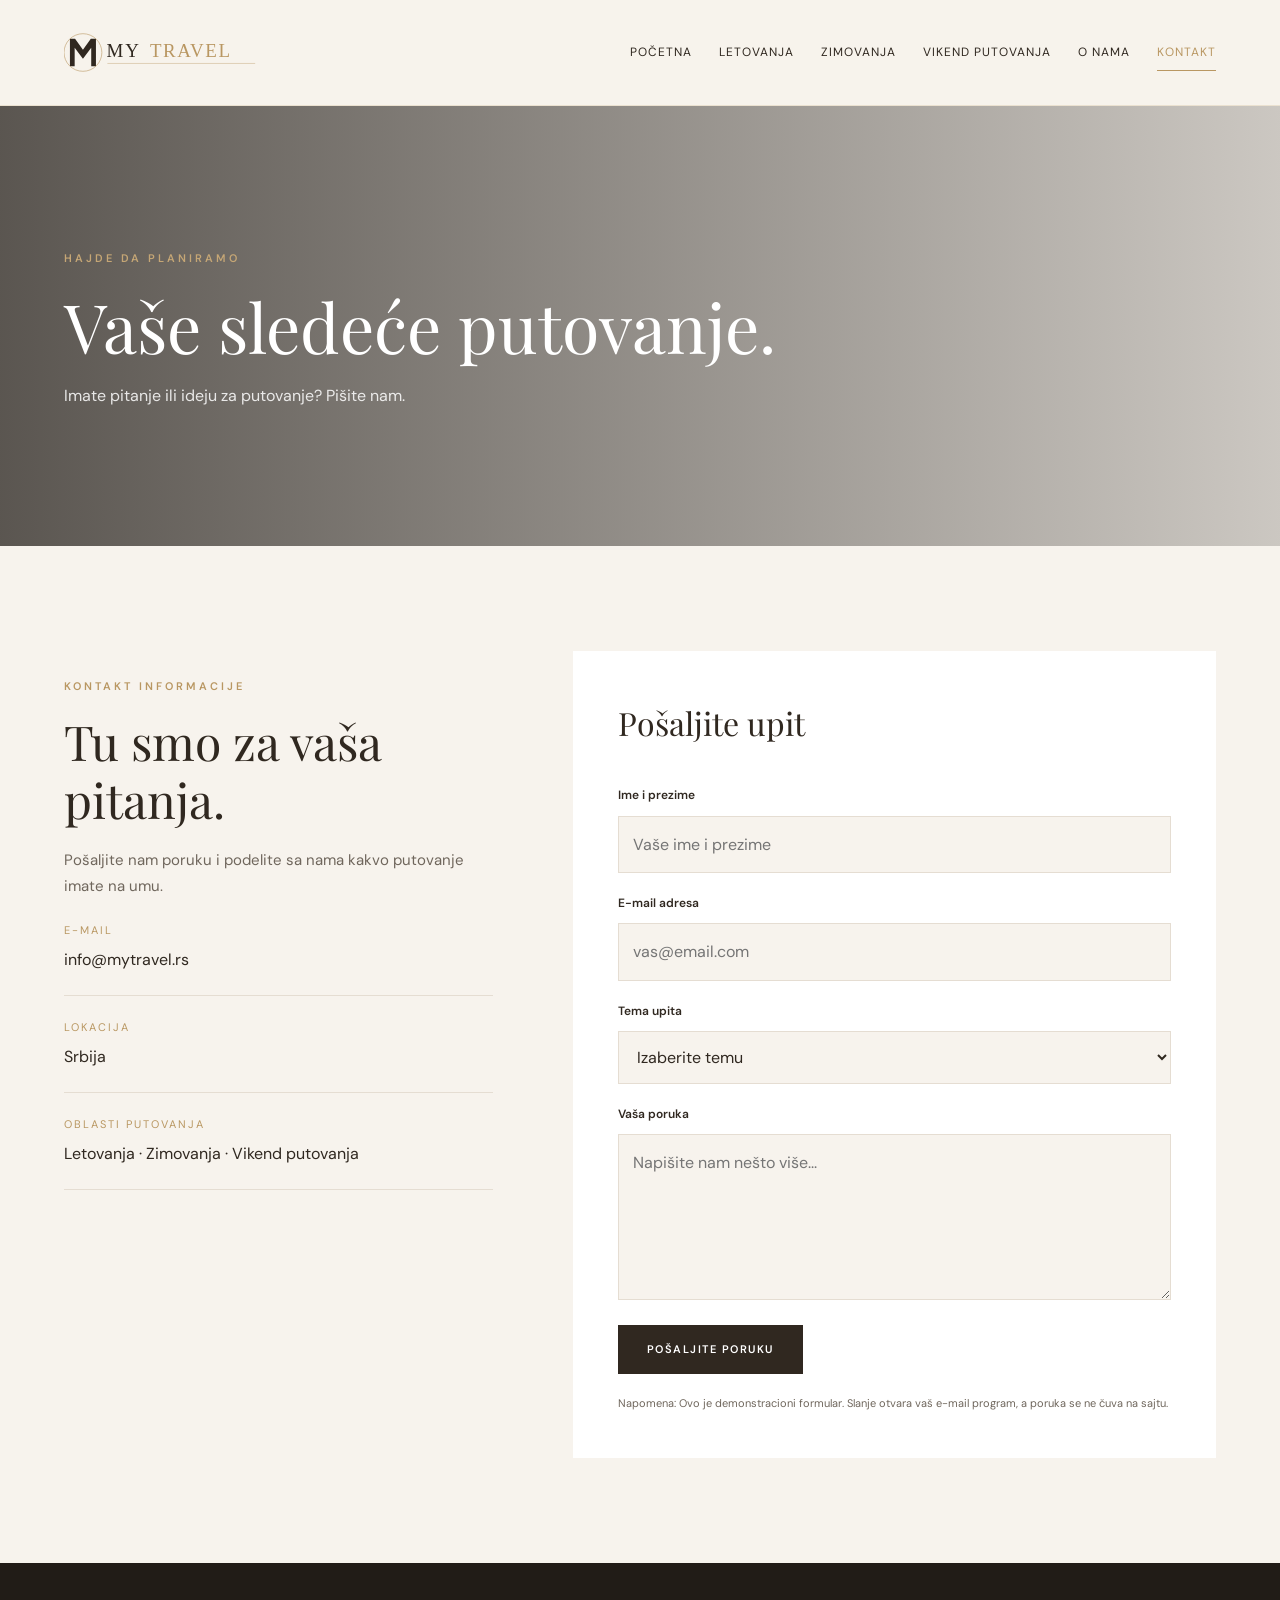
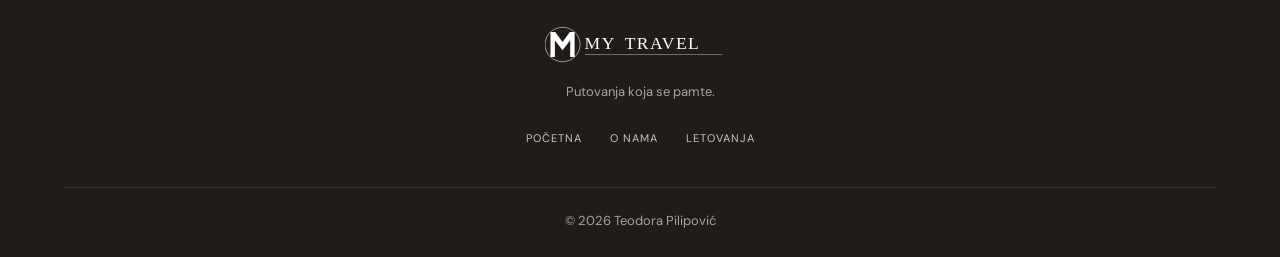
<file: kontakt.html>
<!DOCTYPE html>
<html lang="sr">
<head>
	<script async src="https://www.googletagmanager.com/gtag/js?id=G-QC749JWK36"></script>
<script>
  window.dataLayer = window.dataLayer || [];
  function gtag(){dataLayer.push(arguments);}
  gtag('js', new Date());
  gtag('config', 'G-QC749JWK36');
</script>
<link rel="preconnect" href="https://fonts.googleapis.com">
<link href="https://fonts.googleapis.com/css2?family=DM+Sans:wght@400;500;600;700&family=Playfair+Display:wght@400;500;600&display=swap" rel="stylesheet">
    <meta charset="UTF-8">
    <meta name="viewport" content="width=device-width, initial-scale=1.0">
    <meta name="author" content="Teodora Pilipović">
    <meta name="description" content="Kontaktirajte My Travel turističku agenciju i pošaljite upit za letovanja, zimovanja i vikend putovanja.">
    <meta name="keywords" content="kontakt turistička agencija, My Travel, turistički aranžmani, putovanja iz Srbije">
    <meta property="og:title" content="Kontakt | My Travel">
    <meta property="og:description" content="Pošaljite upit i započnite planiranje svog sledećeg putovanja.">
    <meta property="og:type" content="website">
    <meta property="og:url" content="https://pilipovicteodora5-creator.github.io/TeodoraPilipovicIT13242026/kontakt.html">
	<meta property="og:image" content="https://images.unsplash.com/photo-1476514525535-07fb3b4ae5f1?auto=format&fit=crop&q=85&w=1100">
    <title>Kontakt | My Travel</title>
    <link rel="icon" href="images/favicon.svg" type="image/svg+xml">
    <link rel="stylesheet" href="css/style.css">
    <script src="js/script.js" defer></script>
</head>
<body>

<header class="site-header">
    <div class="container header-inner">
        <a href="index.html" class="logo">
            <img src="images/logo.svg" alt="My Travel turistička agencija">
        </a>
        <button class="menu-toggle" aria-label="Otvori meni" aria-expanded="false">☰</button>
        <nav class="main-nav">
            <a href="index.html">Početna</a>
            <a href="letovanja.html">Letovanja</a>
            <a href="zimovanja.html">Zimovanja</a>
            <a href="vikend-putovanja.html">Vikend putovanja</a>
            <a href="onama.html">O nama</a>
            <a href="kontakt.html" class="active">Kontakt</a>
        </nav>
    </div>
</header>

<main>
    <section class="page-hero contact-hero">
        <div class="hero-overlay"></div>
        <div class="container page-hero-content">
            <span class="eyebrow">HAJDE DA PLANIRAMO</span>
            <h1>Vaše sledeće putovanje.</h1>
            <p>Imate pitanje ili ideju za putovanje? Pišite nam.</p>
        </div>
    </section>

    <section class="section">
        <div class="container contact-layout">
            <div class="contact-info">
                <span class="eyebrow">KONTAKT INFORMACIJE</span>
                <h2>Tu smo za vaša pitanja.</h2>
                <p>Pošaljite nam poruku i podelite sa nama kakvo putovanje imate na umu.</p>

                <div class="contact-detail">
                    <span class="detail-label">E-mail</span>
                    <p>info@mytravel.rs</p>
                </div>

                <div class="contact-detail">
                    <span class="detail-label">Lokacija</span>
                    <p>Srbija</p>
                </div>

                <div class="contact-detail">
                    <span class="detail-label">Oblasti putovanja</span>
                    <p>Letovanja · Zimovanja · Vikend putovanja</p>
                </div>
            </div>

            <div class="contact-form-wrapper">
                <h2>Pošaljite upit</h2>
                <form class="contact-form" id="contactForm">
                    <label for="name">Ime i prezime</label>
                    <input type="text" id="name" name="name" placeholder="Vaše ime i prezime" required>

                    <label for="email">E-mail adresa</label>
                    <input type="email" id="email" name="email" placeholder="vas@email.com" required>

                    <label for="subject">Tema upita</label>
                    <select id="subject" name="subject" required>
                        <option value="">Izaberite temu</option>
                        <option value="Letovanje">Letovanje</option>
                        <option value="Zimovanje">Zimovanje</option>
                        <option value="Vikend putovanje">Vikend putovanje</option>
                        <option value="Ostalo">Ostalo</option>
                    </select>

                    <label for="message">Vaša poruka</label>
                    <textarea id="message" name="message" rows="5" placeholder="Napišite nam nešto više..." required></textarea>

                    <button type="submit" class="btn btn-primary">Pošaljite poruku</button>
                    <p class="form-note">Napomena: Ovo je demonstracioni formular. Slanje otvara vaš e-mail program, a poruka se ne čuva na sajtu.</p>
                </form>
            </div>
        </div>
    </section>
</main>

<footer class="site-footer">
    <div class="container footer-inner">
        <a href="index.html" class="footer-logo">
            <img src="images/logo.svg" alt="My Travel logo">
        </a>
        <p>Putovanja koja se pamte.</p>
        <div class="footer-links">
            <a href="index.html">Početna</a>
            <a href="onama.html">O nama</a>
            <a href="letovanja.html">Letovanja</a>
        </div>
        <p class="copyright">© 2026 Teodora Pilipović</p>
    </div>
</footer>

</body>
</html>
</file>
<file: css/style.css>
/* =========================================
   MY TRAVEL - MAIN STYLESHEET
   Author: Teodora Pilipović
   Year: 2026
========================================= */

:root {
    --cream: #f7f3ed;
    --beige: #e9dfd1;
    --champagne: #c5a675;
    --gold: #b99762;
    --brown: #302820;
    --dark: #211c17;
    --white: #ffffff;
    --text: #6f665c;
    --border: #e5ddd2;
    --heading-font: "Playfair Display", Georgia, serif;
    --body-font: "DM Sans", Arial, sans-serif;
}

* {
    margin: 0;
    padding: 0;
    box-sizing: border-box;
}

html {
    scroll-behavior: smooth;
}

body {
    font-family: var(--body-font);
    color: var(--brown);
    background: var(--cream);
    line-height: 1.7;
}

img {
    display: block;
    max-width: 100%;
}

a {
    color: inherit;
    text-decoration: none;
}

button,
input,
textarea,
select {
    font: inherit;
}

.container {
    width: min(1180px, 90%);
    margin: 0 auto;
}

/* HEADER */

.site-header {
    width: 100%;
    background: rgba(247, 243, 237, 0.97);
    position: relative;
    z-index: 100;
    border-bottom: 1px solid rgba(185, 151, 98, 0.2);
}

.header-inner {
    min-height: 105px;
    display: flex;
    align-items: center;
    justify-content: space-between;
    gap: 30px;
}

.logo img {
    width: 205px;
    height: auto;
}

.main-nav {
    display: flex;
    align-items: center;
    gap: 27px;
}

.main-nav a {
    font-size: 12px;
    letter-spacing: 1px;
    text-transform: uppercase;
    color: var(--brown);
    position: relative;
    transition: color 0.3s ease;
}

.main-nav a::after {
    content: "";
    position: absolute;
    left: 0;
    bottom: -8px;
    width: 0;
    height: 1px;
    background: var(--gold);
    transition: width 0.3s ease;
}

.main-nav a:hover,
.main-nav a.active {
    color: var(--gold);
}

.main-nav a:hover::after,
.main-nav a.active::after {
    width: 100%;
}

.menu-toggle {
    display: none;
    border: none;
    background: none;
    color: var(--brown);
    font-size: 28px;
    cursor: pointer;
}

/* HOME HERO */

.hero-home {
    min-height: 650px;
    position: relative;
    display: flex;
    align-items: center;
    background:
        linear-gradient(rgba(32, 26, 20, 0.35), rgba(32, 26, 20, 0.45)),
        url("https://images.unsplash.com/photo-1476514525535-07fb3b4ae5f1?auto=format&fit=crop&w=2000&q=90") center/cover no-repeat;
    color: var(--white);
}

.hero-content {
    max-width: 760px;
    padding: 100px 0;
    position: relative;
    z-index: 2;
}

.hero-content h1 {
    font-family: var(--heading-font);
    font-size: clamp(46px, 7vw, 82px);
    font-weight: 400;
    line-height: 1.1;
    margin: 18px 0 25px;
}

.hero-content p {
    font-size: 17px;
    max-width: 540px;
    color: rgba(255,255,255,0.9);
    margin-bottom: 35px;
}

.eyebrow {
    display: inline-block;
    color: var(--gold);
    font-size: 11px;
    font-weight: 600;
    letter-spacing: 3px;
    text-transform: uppercase;
}

.hero-home .eyebrow,
.page-hero .eyebrow,
.quote-section .eyebrow {
    color: var(--champagne);
}

/* BUTTONS */

.btn {
    display: inline-flex;
    align-items: center;
    justify-content: center;
    padding: 14px 28px;
    border: 1px solid transparent;
    font-size: 11px;
    font-weight: 600;
    letter-spacing: 1.5px;
    text-transform: uppercase;
    transition: all 0.3s ease;
    cursor: pointer;
}

.btn-primary {
    background: var(--brown);
    color: var(--white);
}

.btn-primary:hover {
    background: var(--gold);
    color: var(--dark);
    transform: translateY(-3px);
}

.btn-light {
    background: transparent;
    color: var(--white);
    border-color: rgba(255,255,255,0.7);
}

.btn-light:hover {
    background: var(--white);
    color: var(--brown);
}

/* GENERAL SECTIONS */

.section {
    padding: 105px 0;
}

.section-heading {
    max-width: 720px;
    margin: 0 auto 55px;
    text-align: center;
}

.section-heading h2,
.about-copy h2,
.contact-info h2 {
    font-family: var(--heading-font);
    font-size: clamp(34px, 4vw, 48px);
    font-weight: 400;
    line-height: 1.2;
    margin: 15px 0 20px;
}

.section-heading p,
.about-copy p,
.contact-info > p {
    color: var(--text);
    font-size: 15px;
}

/* DESTINATION CARDS */

.destination-grid {
    display: grid;
    grid-template-columns: repeat(4, 1fr);
    gap: 24px;
}

.destination-card {
    background: var(--white);
    overflow: hidden;
    transition: transform 0.4s ease, box-shadow 0.4s ease;
}

.destination-card:hover {
    transform: translateY(-9px);
    box-shadow: 0 18px 40px rgba(48, 40, 32, 0.12);
}

.destination-card img {
    width: 100%;
    height: 250px;
    object-fit: cover;
    transition: transform 0.6s ease;
}

.destination-card:hover img {
    transform: scale(1.06);
}

.card-content {
    padding: 25px 23px 28px;
}

.card-tag {
    color: var(--gold);
    font-size: 10px;
    font-weight: 600;
    letter-spacing: 2px;
}

.card-content h3 {
    font-family: var(--heading-font);
    font-size: 25px;
    font-weight: 400;
    margin: 9px 0 10px;
}

.card-content p {
    font-size: 13px;
    color: var(--text);
    margin-bottom: 20px;
}

.text-link {
    font-size: 11px;
    color: var(--gold);
    font-weight: 600;
    letter-spacing: 1px;
    text-transform: uppercase;
    transition: color 0.3s ease;
}

.text-link:hover {
    color: var(--brown);
}

/* ABOUT SECTION ON HOME */

.about-split {
    display: grid;
    grid-template-columns: 1fr 1fr;
    align-items: center;
    gap: 75px;
}

.about-split img {
    width: 100%;
    height: 520px;
    object-fit: cover;
}

.about-split h2 {
    font-family: var(--heading-font);
    font-size: clamp(35px, 4vw, 50px);
    font-weight: 400;
    line-height: 1.2;
    margin: 15px 0 22px;
}

.about-split p {
    color: var(--text);
    margin-bottom: 18px;
}

/* FEATURE SECTION */

.feature-section {
    padding: 100px 0;
    background: var(--dark);
    color: var(--white);
}

.feature-grid {
    display: grid;
    grid-template-columns: repeat(3, 1fr);
    gap: 35px;
}

.feature-item {
    padding: 25px 0;
    border-top: 1px solid rgba(197, 166, 117, 0.5);
}

.feature-item h3 {
    font-family: var(--heading-font);
    font-size: 28px;
    font-weight: 400;
    margin: 15px 0;
}

.feature-item p {
    color: rgba(255,255,255,0.65);
    font-size: 14px;
}

/* CTA SECTION */

.cta-section {
    padding: 90px 0;
    text-align: center;
    background: var(--beige);
}

.cta-section h2 {
    font-family: var(--heading-font);
    font-size: clamp(34px, 4vw, 48px);
    font-weight: 400;
    margin: 10px auto 25px;
    max-width: 750px;
}

/* INNER PAGE HEROES */

.page-hero {
    min-height: 440px;
    position: relative;
    display: flex;
    align-items: center;
    background-position: center;
    background-size: cover;
    color: var(--white);
}

.hero-overlay {
    position: absolute;
    inset: 0;
    background: linear-gradient(90deg, rgba(30, 25, 20, 0.72), rgba(30, 25, 20, 0.2));
}

.page-hero-content {
    position: relative;
    z-index: 2;
    padding: 90px 0;
}

.page-hero h1 {
    font-family: var(--heading-font);
    font-size: clamp(42px, 6vw, 68px);
    font-weight: 400;
    line-height: 1.15;
    max-width: 800px;
    margin: 17px 0;
}

.page-hero p {
    color: rgba(255,255,255,0.85);
    font-size: 16px;
}

.summer-hero {
    background-image: url("https://images.unsplash.com/photo-1500375592092-40eb2168fd21?auto=format&fit=crop&w=2000&q=90");
}

.winter-hero {
    background-image: url("https://images.unsplash.com/photo-1454496522488-7a8e488e8606?auto=format&fit=crop&w=2000&q=90");
}

.weekend-hero {
    background-image: url("https://images.unsplash.com/photo-1499856871958-5b9627545d1a?auto=format&fit=crop&w=2000&q=90");
}

.about-hero {
    background-image: url("https://images.unsplash.com/photo-1470770841072-f978cf4d019e?auto=format&fit=crop&w=2000&q=90");
}

.contact-hero {
    background-image: url("https://images.unsplash.com/photo-1469474968028-56623f02e42e?auto=format&fit=crop&w=2000&q=90");
}

/* QUOTE SECTION */

.quote-section {
    padding: 100px 0;
    text-align: center;
    color: var(--white);
    background:
        linear-gradient(rgba(32, 26, 20, 0.72), rgba(32, 26, 20, 0.72)),
        url("https://images.unsplash.com/photo-1476514525535-07fb3b4ae5f1?auto=format&fit=crop&w=1800&q=85") center/cover no-repeat;
}

.quote-content {
    max-width: 800px;
}

.quote-section h2 {
    font-family: var(--heading-font);
    font-weight: 400;
    font-size: clamp(35px, 5vw, 55px);
    line-height: 1.2;
    margin: 18px 0 30px;
}

/* ABOUT PAGE */

.about-layout {
    display: grid;
    grid-template-columns: 1fr 1fr;
    gap: 70px;
    align-items: center;
}

.about-image img {
    width: 100%;
    height: 520px;
    object-fit: cover;
}

.about-copy p {
    margin-bottom: 17px;
}

.about-copy .btn {
    margin-top: 15px;
}

.values-section {
    padding: 100px 0;
    background: var(--beige);
}

.values-grid {
    display: grid;
    grid-template-columns: repeat(3, 1fr);
    gap: 30px;
}

.value-card {
    background: var(--cream);
    padding: 35px;
    border-bottom: 2px solid var(--gold);
    transition: transform 0.3s ease;
}

.value-card:hover {
    transform: translateY(-7px);
}

.value-number {
    font-family: var(--heading-font);
    color: var(--gold);
    font-size: 30px;
}

.value-card h3 {
    font-family: var(--heading-font);
    font-size: 26px;
    font-weight: 400;
    margin: 15px 0 10px;
}

.value-card p {
    color: var(--text);
    font-size: 14px;
}

/* CONTACT PAGE */

.contact-layout {
    display: grid;
    grid-template-columns: 0.8fr 1.2fr;
    gap: 80px;
    align-items: start;
}

.contact-info {
    padding-top: 20px;
}

.contact-detail {
    padding: 22px 0;
    border-bottom: 1px solid var(--border);
}

.detail-label {
    display: block;
    color: var(--gold);
    font-size: 11px;
    letter-spacing: 2px;
    text-transform: uppercase;
    margin-bottom: 6px;
}

.contact-detail p {
    color: var(--brown);
}

.contact-form-wrapper {
    background: var(--white);
    padding: 45px;
}

.contact-form-wrapper h2 {
    font-family: var(--heading-font);
    font-size: 32px;
    font-weight: 400;
    margin-bottom: 25px;
}

.contact-form {
    display: flex;
    flex-direction: column;
    gap: 10px;
}

.contact-form label {
    font-size: 12px;
    font-weight: 600;
    margin-top: 10px;
}

.contact-form input,
.contact-form select,
.contact-form textarea {
    width: 100%;
    padding: 14px;
    border: 1px solid var(--border);
    background: var(--cream);
    color: var(--brown);
    outline: none;
    transition: border-color 0.3s ease;
}

.contact-form input:focus,
.contact-form select:focus,
.contact-form textarea:focus {
    border-color: var(--gold);
}

.contact-form textarea {
    resize: vertical;
}

.contact-form button {
    margin-top: 15px;
    align-self: flex-start;
}

.form-note {
    color: var(--text);
    font-size: 11px;
    margin-top: 10px;
}

/* FOOTER */

.site-footer {
    background: var(--dark);
    color: var(--white);
    padding: 60px 0 25px;
    text-align: center;
}

.footer-inner {
    display: flex;
    flex-direction: column;
    align-items: center;
}

.footer-logo img {
    width: 190px;
    filter: brightness(0) invert(1);
    margin-bottom: 15px;
}

.site-footer > .container > p {
    color: rgba(255,255,255,0.6);
    font-size: 13px;
}

.footer-links {
    display: flex;
    gap: 28px;
    margin: 25px 0;
}

.footer-links a {
    color: rgba(255,255,255,0.75);
    font-size: 11px;
    letter-spacing: 1px;
    text-transform: uppercase;
    transition: color 0.3s ease;
}

.footer-links a:hover {
    color: var(--champagne);
}

.copyright {
    width: 100%;
    border-top: 1px solid rgba(255,255,255,0.12);
    padding-top: 22px;
    margin-top: 15px;
    font-size: 12px;
}

/* SHARE BUTTON */

.share-button {
    display: inline-flex;
    align-items: center;
    justify-content: center;
    padding: 12px 22px;
    border: 1px solid var(--gold);
    background: transparent;
    color: var(--brown);
    cursor: pointer;
    font-size: 11px;
    letter-spacing: 1px;
    text-transform: uppercase;
    transition: all 0.3s ease;
}

.share-button:hover {
    background: var(--gold);
    color: var(--white);
}

/* RESPONSIVE DESIGN */

@media (max-width: 1050px) {
    .main-nav {
        gap: 15px;
    }

    .main-nav a {
        font-size: 10px;
    }

    .destination-grid {
        grid-template-columns: repeat(2, 1fr);
    }

    .about-split,
    .about-layout {
        gap: 40px;
    }
}

@media (max-width: 760px) {
    .header-inner {
        min-height: 85px;
    }

    .logo img {
        width: 165px;
    }

    .menu-toggle {
        display: block;
    }

    .main-nav {
        display: none;
        position: absolute;
        top: 85px;
        left: 0;
        width: 100%;
        padding: 25px 5%;
        background: var(--cream);
        flex-direction: column;
        align-items: flex-start;
        gap: 22px;
        border-top: 1px solid var(--border);
        box-shadow: 0 12px 20px rgba(0,0,0,0.06);
    }

    .main-nav.open {
        display: flex;
    }

    .main-nav a {
        font-size: 12px;
    }

    .hero-home {
        min-height: 570px;
    }

    .hero-content {
        padding: 75px 0;
    }

    .section {
        padding: 75px 0;
    }

    .destination-grid {
        grid-template-columns: 1fr;
        gap: 25px;
    }

    .destination-card img {
        height: 280px;
    }

    .about-split,
    .about-layout,
    .contact-layout {
        grid-template-columns: 1fr;
        gap: 35px;
    }

    .about-split img,
    .about-image img {
        height: 350px;
    }

    .feature-grid,
    .values-grid {
        grid-template-columns: 1fr;
        gap: 20px;
    }

    .page-hero {
        min-height: 380px;
    }

    .page-hero-content {
        padding: 70px 0;
    }

    .contact-form-wrapper {
        padding: 28px 22px;
    }

    .footer-links {
        flex-wrap: wrap;
        justify-content: center;
        gap: 15px 22px;
    }
}

@media (max-width: 420px) {
    .hero-content h1 {
        font-size: 43px;
    }

    .page-hero h1 {
        font-size: 39px;
    }

    .section-heading h2 {
        font-size: 33px;
    }

    .btn {
        padding: 13px 20px;
    }
}
</file>
